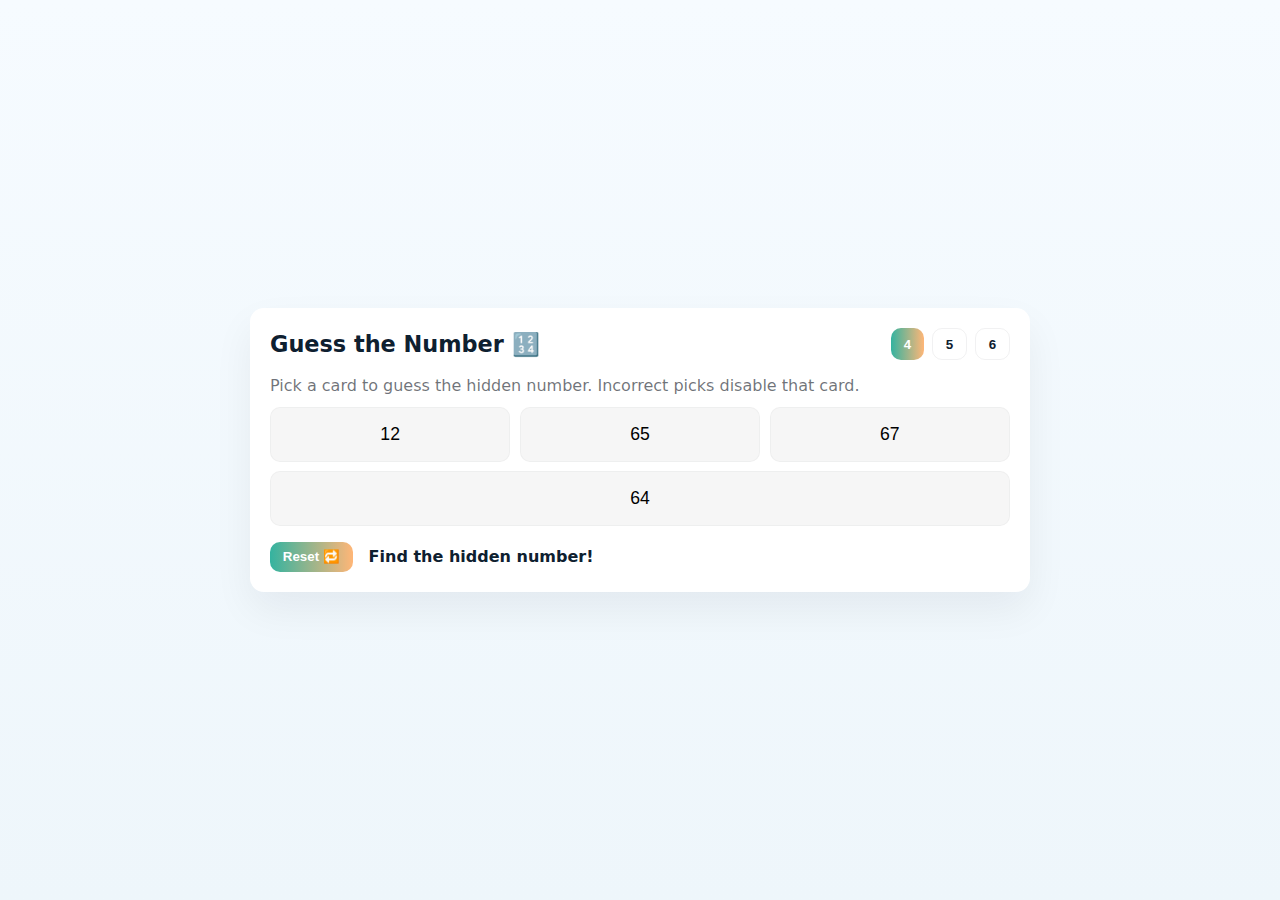
<file: games/guess-no.html>
<!DOCTYPE html>
<html lang="en">

<head>
    <!DOCTYPE html>
    <html lang="en">

    <head>
        <meta charset="UTF-8">
        <meta name="viewport" content="width=device-width, initial-scale=1.0">
        <link rel="stylesheet" href="style-gn.css">
        <title>Guess the Number</title>
    </head>

    <body>
        <div class="wrap">
            <header>
                <h1>Guess the Number 🔢</h1>
                <div class="modes">
                    <button class="btn mode" data-mode="4">4</button>
                    <button class="btn mode" data-mode="5">5</button>
                    <button class="btn mode" data-mode="6">6</button>
                </div>
            </header>

            <main>
                <p class="hint">Pick a card to guess the hidden number. Incorrect picks disable that card.</p>
                <div class="panel" id="panel" aria-live="polite"></div>

                <div class="controls">
                    <button id="reset" class="btn">Reset 🔁</button>
                    <div id="status" class="status"></div>
                </div>
            </main>
        </div>

        <script>
            // Elements
            const panel = document.getElementById('panel');
            const status = document.getElementById('status');
            const resetBtn = document.getElementById('reset');
            const modeButtons = document.querySelectorAll('.mode');

            // Game state
            let mode = 4;
            let options = [];
            let hidden = null;
            let gameOver = false;


            function uniqueRandomArray(len){
                const set = new Set();
                while(set.size < len){
                    set.add(Math.floor(Math.random()*100) + 1);
                }
                return Array.from(set);
            }

            function render(){
                panel.innerHTML = '';
                options.forEach((n, i) => {
                    const span = document.createElement('button');
                    span.className = 'card';
                    span.type = 'button';
                    span.dataset.value = n;
                    span.textContent = n;
                    span.addEventListener('click', () => onPick(i, span));
                    panel.appendChild(span);
                });
            }

            function startNew(m = 4){
                mode = m;
                options = uniqueRandomArray(mode);
                // choose hidden value from options
                hidden = options[Math.floor(Math.random()*options.length)];
                gameOver = false;
                status.textContent = 'Find the hidden number!';
                render();
            }

            function onPick(index, el){
                if(gameOver) return;
                const val = Number(el.dataset.value);

                // immediately disable all cards to prevent further picks
                [...panel.children].forEach(btn => {
                    btn.disabled = true;
                    btn.classList.add('disabled');
                });

                // mark clicked
                if(val === hidden){
                    el.classList.remove('disabled');
                    el.classList.add('correct');
                    status.textContent = `Correct 🎉 — the hidden number was ${hidden}`;
                } else {
                    el.classList.remove('disabled');
                    el.classList.add('wrong');
                    status.textContent = `Wrong ✖️ — the hidden number was ${hidden}`;
                }

                // reveal and highlight the correct card
                [...panel.children].forEach(btn => {
                    const v = Number(btn.dataset.value);
                    if(v === hidden) btn.classList.add('correct');
                    else if(!btn.classList.contains('correct')) btn.classList.add('muted');
                });

                gameOver = true;
            }

            function revealAll(){
                [...panel.children].forEach(btn => {
                    const v = Number(btn.dataset.value);
                    btn.disabled = true;
                    if(v === hidden) btn.classList.add('correct');
                    else btn.classList.add('muted');
                });
            }

            // hook mode buttons
            modeButtons.forEach(b => b.addEventListener('click', () => {
                const m = Number(b.dataset.mode);
                startNew(m);
                // mark active
                modeButtons.forEach(x => x.classList.toggle('active', x === b));
            }));

            resetBtn.addEventListener('click', () => startNew(mode));

            startNew(mode);

            modeButtons[0].classList.add('active');
        </script>
    </body>

    </html>
</file>
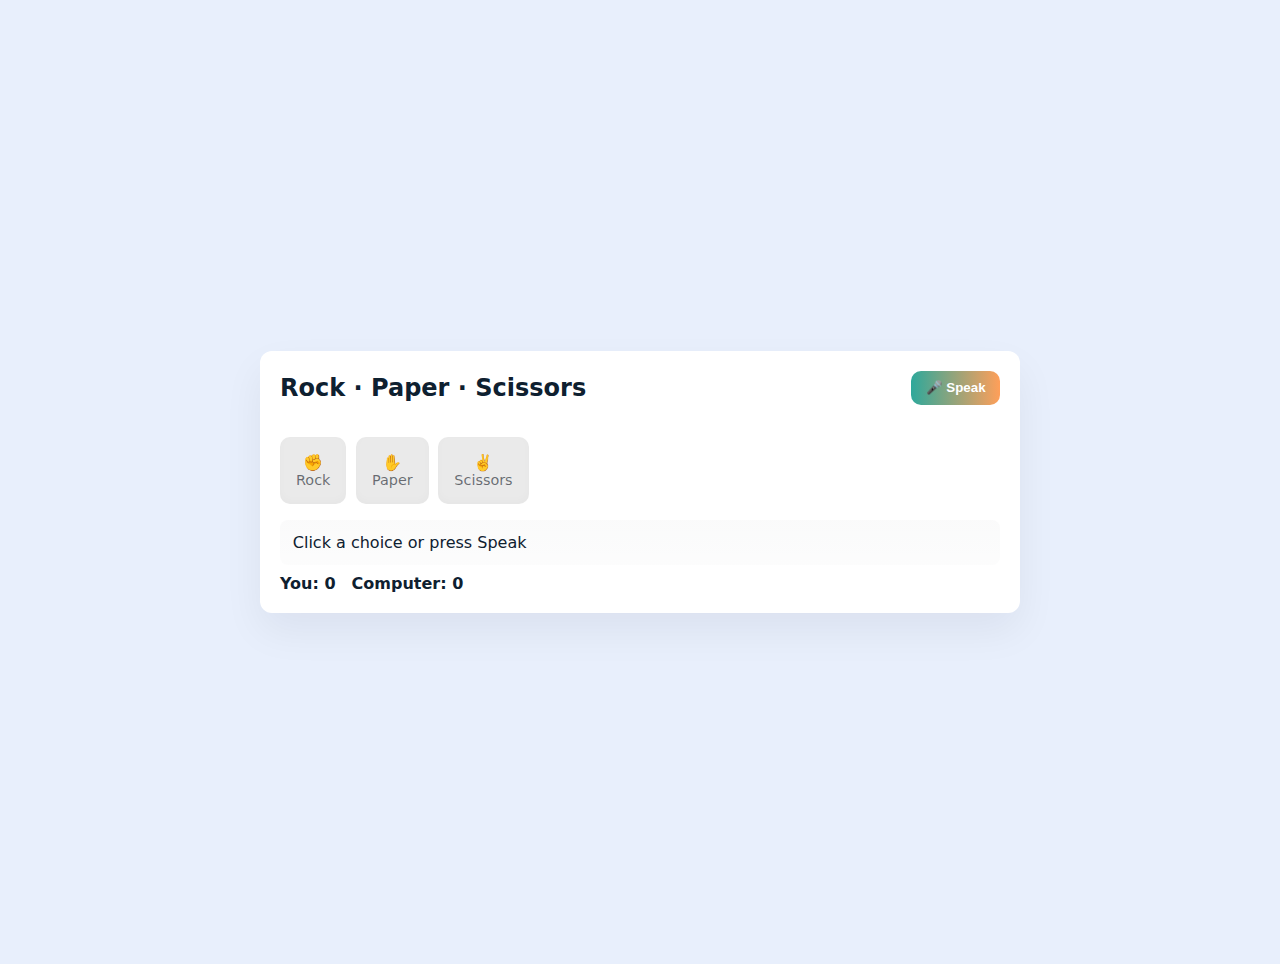
<file: games/rock-paper-scissor.html>
<!DOCTYPE html>
<html lang="en">
<head>
    <meta charset="utf-8" />
    <meta name="viewport" content="width=device-width,initial-scale=1" />
    <link rel="stylesheet" href="style-rps.css">
    <title>Rock Paper Scissors</title>
</head>
<body>
    <div class="wrap">
        <header>
            <h1>Rock · Paper · Scissors</h1>
            <div>
                <button id="voiceBtn">🎤  Speak</button>
            </div>
        </header>

        <div class="controls">
            <div class="choices" role="group" aria-label="Pick your move">
                <div class="choice" data-choice="rock">✊<div class="small">Rock</div></div>
                <div class="choice" data-choice="paper">✋<div class="small">Paper</div></div>
                <div class="choice" data-choice="scissors">✌️<div class="small">Scissors</div></div>
            </div>
        </div>

        <div class="status" >Click a choice or press Speak</div>
        <div class="score"><div>You: <span id="youScore">0</span></div><div>Computer: <span id="compScore">0</span></div></div>
    </div>

    <script>
        const voiceBtn = document.getElementById('voiceBtn');
        const statusEl = document.querySelector('.status');
        const youScoreEl = document.getElementById('youScore');
        const compScoreEl = document.getElementById('compScore');

        let you = 0, comp = 0;

        async function audio(){
            try{
                const res = await fetch('http://127.0.0.1:5000/listen');
                if(!res.ok) return 'error';
                const data = await res.json();
                // backend may return { choice: 'rock' } or plain string
                if(typeof data === 'string') return data.toLowerCase();
                if(data && data.choice) return String(data.choice).toLowerCase();
                return 'invalid';
            }catch(e){
                return 'error';
            }
        }

        function playgame(choice){
            const valid = ['rock','paper','scissors'];
            choice = (choice||'').toLowerCase();
            if(!valid.includes(choice)){
                statusEl.textContent = "Didn't catch that! Try Rock, Paper, or Scissors.";
                return;
            }

            const compChoice = valid[Math.floor(Math.random()*3)];
            const wins = { rock: 'scissors', paper: 'rock', scissors: 'paper' };
            let result;
            if(choice === compChoice) result = 'Draw';
            else if(wins[choice] === compChoice){ result='You win'; you++; }
            else { result='You lose'; comp++; }

            youScoreEl.textContent = you;
            compScoreEl.textContent = comp;

            const cap = s => s[0].toUpperCase() + s.slice(1);
            statusEl.textContent = `You: ${cap(choice)} — Computer: ${cap(compChoice)} — ${result}!`;
        }

        // clickable choices
        document.querySelectorAll('.choice').forEach(el => {
            el.addEventListener('click', () => playgame(el.dataset.choice));
        });

        // voice button: call backend then play
        voiceBtn.addEventListener('click', async () => {
            voiceBtn.disabled = true;
            statusEl.textContent = 'Listening...';
            const choice = await audio();
            voiceBtn.disabled = false;
            if(choice === 'error'){
                statusEl.textContent = 'Voice backend not reachable.';
                return;
            }
            if(choice === 'invalid'){
                statusEl.textContent = "Didn't catch that — try again.";
                return;
            }
            playgame(choice);
        });
    </script>
</body>
</html>
</file>
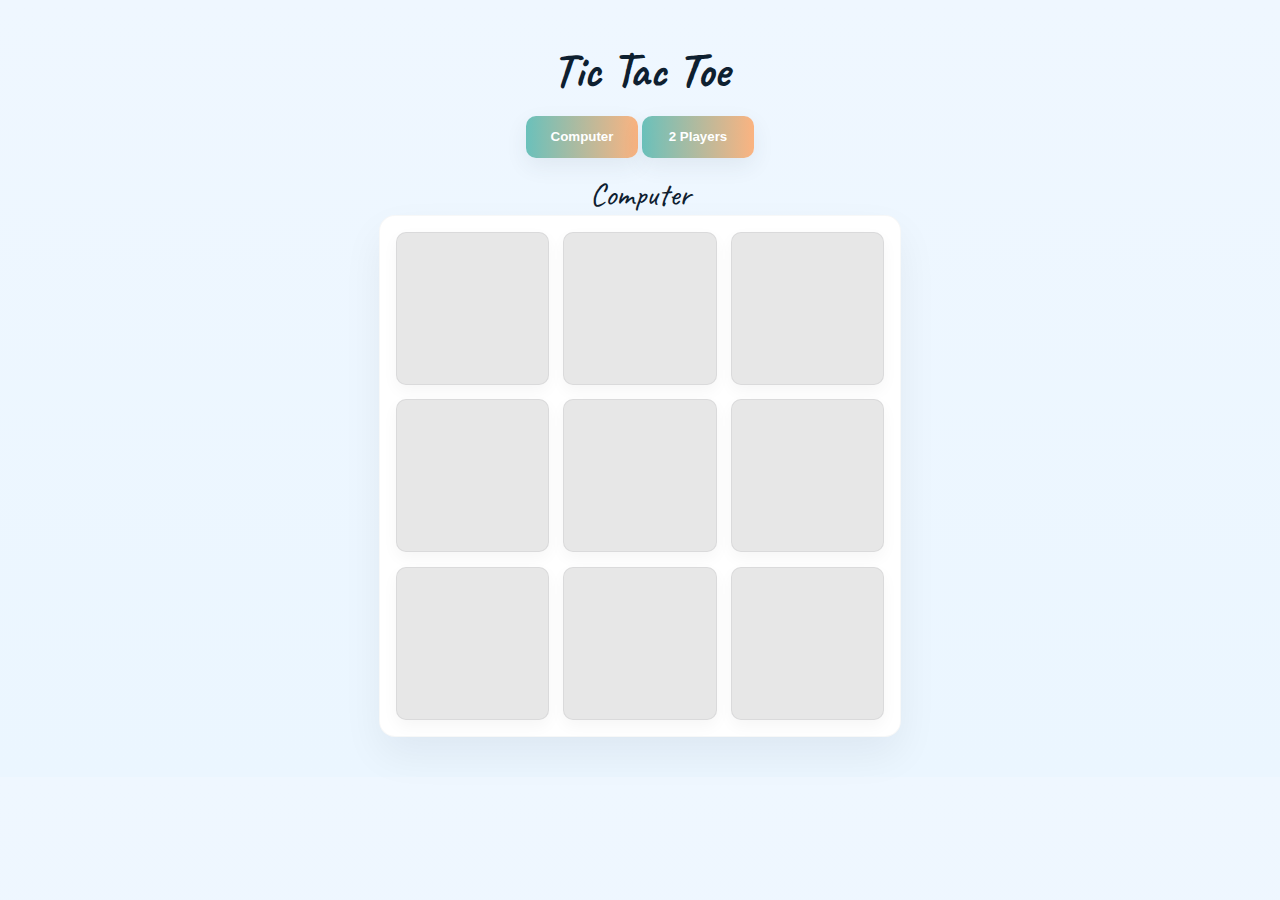
<file: games/tic-tac-toe.html>
<!DOCTYPE html>
<html lang="en">
<head>
  <meta charset="UTF-8">
  <meta name="viewport" content="width=device-width, initial-scale=1.0">
  <link rel="stylesheet" href="style-ttt.css">
  <title>Tic Tac Toe</title>
</head>
<body>
  <header>
    <h1>Tic Tac Toe</h1>
    <div>
      <button id="Computer">Computer</button>
      <button id="Opponent">2 Players</button>
    </div>
  </header>

  <main>
    <span id="show"></span>
    <div class="game">
      <div class="cell"></div>
      <div class="cell"></div>
      <div class="cell"></div>
      <div class="cell"></div>
      <div class="cell"></div>
      <div class="cell"></div>
      <div class="cell"></div>
      <div class="cell"></div>
      <div class="cell"></div>
    </div>
    <p id="status" class="status"></p>
  </main>
  
  <script>
    const cells = document.querySelectorAll(".cell");
    const status = document.getElementById("status");
    const computerBtn = document.getElementById("Computer");
    const opponentBtn = document.getElementById("Opponent");

    let gameOver = false;
    let vsComputer = true;
    let currentPlayer = "X";

    function show() {
        if(!vsComputer){
        document.getElementById('show').innerText = '2 Players'

    } else {
        document.getElementById('show').innerText = 'Computer'
    }
    }
    show()
    const winPatterns = [
      [0,1,2],[3,4,5],[6,7,8],
      [0,3,6],[1,4,7],[2,5,8],
      [0,4,8],[2,4,6]
    ];

    function checkWinner() {
      for (let pattern of winPatterns) {
        const [a,b,c] = pattern;
        if (cells[a].textContent &&
            cells[a].textContent === cells[b].textContent &&
            cells[a].textContent === cells[c].textContent) {
          status.textContent = `${cells[a].textContent} Wins 🎉`;
          gameOver = true;
          return true;
        }
      }
      if ([...cells].every(cell => cell.textContent !== "")) {
        status.textContent = "It's a Draw 😮";
        gameOver = true;
      }
      return false;
    }

    function computerMove() {
      if (gameOver) return;

      for (let pattern of winPatterns) {
        const [a,b,c] = pattern;
        let values = [cells[a].textContent, cells[b].textContent, cells[c].textContent];
        if (values.filter(v => v === "O").length === 2 && values.includes("")) {
          let move = [a,b,c][values.indexOf("")];
          cells[move].textContent = "O";
          cells[move].classList.add("taken");
          checkWinner();
          currentPlayer = "X";
          return;
        }
      }

      for (let pattern of winPatterns) {
        const [a,b,c] = pattern;
        let values = [cells[a].textContent, cells[b].textContent, cells[c].textContent];
        if (values.filter(v => v === "X").length === 2 && values.includes("")) {
          let move = [a,b,c][values.indexOf("")];
          cells[move].textContent = "O";
          cells[move].classList.add("taken");
          checkWinner();
          currentPlayer = "X";
          return;
        }
      }

      let emptyCells = [...cells].filter(c => c.textContent === "");
      if (emptyCells.length > 0) {
        let choice = emptyCells[Math.floor(Math.random() * emptyCells.length)];
        choice.textContent = "O";
        choice.classList.add("taken");
      }
      checkWinner();
      currentPlayer = "X";
    }


    function handleClick(e) {
      if (gameOver) return;
      const cell = e.target;
      if (cell.textContent !== "") return;

      cell.textContent = currentPlayer;
      cell.classList.add("taken");
      if (checkWinner()) return;

      if (vsComputer && currentPlayer === "X") {
        currentPlayer = "O";
        setTimeout(computerMove, 500);
      } else {
        currentPlayer = currentPlayer === "X" ? "O" : "X";
      }
    }

    function resetGame() {
      cells.forEach(c => { c.textContent = ""; c.classList.remove("taken"); });
      gameOver = false;
      currentPlayer = "X";
      status.textContent = "";
    }

    cells.forEach(cell => cell.addEventListener("click", handleClick));
    computerBtn.addEventListener("click", () => { 
        vsComputer = true; 
        resetGame(); 
        show()
    });
    opponentBtn.addEventListener("click", () => { 
        vsComputer = false; 
        resetGame(); 
        show()
    });

    

  </script>
</body>
</html>
</file>
<file: games/style-gn.css>
:root {
  --bg: #f6fbff;
  --panel: #ffffff;
  --muted: #0e2030;
  --accent: #34b3a0;
  --accent-2: #ffb677;
  --glass: rgba(14, 20, 30, 0.04);
}

* {
  box-sizing: border-box;
  margin: 0;
  padding: 0;
}

body {
  font-family: system-ui, -apple-system, "Segoe UI", Roboto, "Caveat", cursive;
  background: linear-gradient(180deg, var(--bg), #eef6fb);
  color: var(--muted);
  display: flex;
  align-items: center;
  justify-content: center;
  min-height: 100vh;
  padding: 2rem;
}

.wrap {
  width: min(780px, 94vw);
  background: var(--panel);
  border-radius: 14px;
  padding: 1.25rem;
  box-shadow: 0 18px 40px rgba(14, 20, 30, 0.06);
}

header {
  display: flex;
  align-items: center;
  justify-content: space-between;
  gap: 1rem;
}

h1 {
  font-size: 1.4rem;
}

.modes {
  display: flex;
  gap: 0.5rem;
}

.btn {
  background: linear-gradient(90deg, var(--accent), var(--accent-2));
  color: white;
  border: 0;
  padding: 0.45rem 0.8rem;
  border-radius: 10px;
  cursor: pointer;
  font-weight: 700;
}

.btn.mode {
  background: transparent;
  color: var(--muted);
  border: 1px solid rgba(14, 20, 30, 0.06);
}

.btn.mode.active {
  background: linear-gradient(90deg, var(--accent), var(--accent-2));
  color: white;
  border: none;
}

main {
  margin-top: 1rem;
}

.hint {
  color: rgba(14, 20, 30, 0.6);
  margin-bottom: 0.75rem;
}

.panel {
  display: flex;
  gap: 0.6rem;
  flex-wrap: wrap;
}

.card {
  flex: 1 1 calc(33% - 0.6rem);
  min-width: 110px;
  padding: 1rem;
  border-radius: 10px;
  background: var(--glass);
  text-align: center;
  font-size: 1.1rem;
  cursor: pointer;
  border: 1px solid rgba(14, 20, 30, 0.03);
}

.card:hover {
  transform: translateY(-6px);
  transition: transform 0.12s;
}

.card.disabled {
  opacity: 0.45;
  cursor: not-allowed;
}
.card.correct {
  background: linear-gradient(
    90deg,
    rgba(52, 179, 160, 0.12),
    rgba(255, 182, 119, 0.06)
  );
  box-shadow: 0 8px 20px rgba(46, 60, 80, 0.06);
}
.card.wrong {
  background: linear-gradient(
    180deg,
    rgba(200, 80, 80, 0.06),
    rgba(255, 255, 255, 0.01)
  );
}
.card.muted {
  opacity: 0.5;
}

.controls {
  display: flex;
  align-items: center;
  gap: 1rem;
  margin-top: 1rem;
}

.status {
  color: var(--muted);
  font-weight: 700;
}

@media (max-width: 520px) {
  .card {
    flex: 1 1 calc(50% - 0.6rem);
  }
}
</file>
<file: games/style-rps.css>
:root {
  --bg: #e8effc;
  --panel: #ffffff;
  --muted: #0e2030;
  --accent-a: #2ea89b;
  --accent-b: #ff9f59;
  --glass: rgba(214, 214, 214, 0.507);
}
html,
body {
  height: 100%;
}
body {
  margin: 0;
  font-family: system-ui, -apple-system, "Segoe UI", Roboto, "Caveat", cursive;
  background: linear-gradient(180deg, var(--bg), #e8effc);
  color: var(--muted);
  display: flex;
  align-items: center;
  justify-content: center;
  padding: 2rem;
}
.wrap {
  width: min(720px, 96vw);
  background: var(--panel);
  border-radius: 12px;
  box-shadow: 0 18px 40px rgba(14, 20, 30, 0.06);
  padding: 1.25rem;
}
header {
  display: flex;
  align-items: center;
  justify-content: space-between;
  gap: 1rem;
}
h1 {
  margin: 0;
  font-size: 1.5rem;
}
.controls {
  margin-top: 1rem;
  display: flex;
  gap: 0.6rem;
  align-items: center;
}
button {
  cursor: pointer;
  border: 0;
  padding: 0.6rem 0.9rem;
  border-radius: 10px;
  background: linear-gradient(90deg, var(--accent-a), var(--accent-b));
  color: white;
  font-weight: 700;
}
.choices {
  display: flex;
  gap: 0.6rem;
  margin-top: 1rem;
}
.choice {
  flex: 1;
  background: var(--glass);
  border-radius: 10px;
  padding: 1rem;
  text-align: center;
  cursor: pointer;
  user-select: none;
  box-shadow: inset 0 -3px 8px rgba(14, 20, 30, 0.02);
}
.choice:hover {
  transform: translateY(-4px);
  transition: transform 0.12s;
}
.status {
  margin-top: 1rem;
  padding: 0.8rem;
  border-radius: 8px;
  background: linear-gradient(
    180deg,
    rgba(14, 20, 30, 0.02),
    rgba(14, 20, 30, 0.01)
  );
}
.score {
  margin-top: 0.6rem;
  display: flex;
  gap: 1rem;
  font-weight: 700;
}
.small {
  font-size: 0.9rem;
  color: rgba(14, 20, 30, 0.6);
}
</file>
<file: games/style-ttt.css>
@import url('https://fonts.googleapis.com/css2?family=Caveat:wght@400..700&display=swap');

:root{
    --bg-1: #eff7ff; /* very light bluish */
    --bg-2: #ebf6ff; /* soft off-white */
    --accent-a: #2ea89caf; /* soft teal */
    --accent-b: #ff9e59c2; /* warm peach */
    --card-bg: #ffffff;
    --cell-bg: #e7e7e7; /* slight tint to separate cells */
    --cell-border: rgba(14,20,30,0.06);
    --panel: rgba(231, 231, 231, 0.95);
    --glass: rgb(190, 190, 190);
    --muted: #0e2030; /* dark slate for text */
}

*{
    padding: 0;
    margin: 0;
    box-sizing: border-box;
}

body{
    font-family: "Caveat", cursive;
    display: flex;
    flex-direction: column;
    justify-content: space-evenly;
    align-items: center;
    gap: 1rem;
    text-align: center;
    padding: 2.5rem;
    background: 
    /* radial-gradient(60% 40% at 12% 10%, rgba(46,168,155,0.02), transparent 8%), */
                /* radial-gradient(50% 20% at 92% 92%, rgba(255,159,89,0.015), transparent 8%), */
                linear-gradient(180deg,var(--bg-1), var(--bg-2));
    color: var(--muted);
}


#show{
    font-size: 2rem;
}

h1{
    font-size: 3rem;
    color: var(--muted);
    margin-bottom: 1rem;
}

button{
    height: 2.6rem;
    min-width: 7rem;
    padding: 0 1rem;
    border: none;
    border-radius: 10px;
    background: linear-gradient(90deg,var(--accent-a), var(--accent-b));
    color: #fff;
    font-weight: 700;
    cursor: pointer;
    box-shadow: 0 8px 22px rgba(46,60,80,0.08);
    transition: transform 0.12s ease, box-shadow 0.12s ease, opacity 0.12s;
}

button:active{ transform: translateY(1px) scale(0.955); }

.controls{ display: flex; gap: 0.5rem; align-items: center; justify-content:center; margin-bottom:1rem; }

.game{
    width: 58vmin;
    aspect-ratio: 1 / 1;
    background: var(--card-bg);
    display: grid;
    grid-template-columns: repeat(3, 1fr);
    grid-template-rows: repeat(3, 1fr);
    gap: 0.9rem;
    padding: 1rem;
    border-radius: 16px;
    box-shadow: 0 18px 40px rgba(14,20,30,0.06);
    align-items: stretch;
    justify-items: stretch;
    border: 1px solid rgba(14,20,30,0.03);
}

.cell{
    background: var(--cell-bg);
    border-radius: 10px;
    display: flex;
    align-items: center;
    justify-content: center;
    font-size: clamp(2.6rem, 6vmin, 6rem);
    color: var(--muted);
    cursor: pointer;
    user-select: none;
    transition: transform 0.12s ease, box-shadow 0.12s ease, background 0.12s ease;
    box-shadow: 0 6px 16px rgba(14,20,30,0.04);
    border: 1px solid var(--cell-border);
}

.cell:hover{
    transform: translateY(-3px);
    box-shadow: 0 12px 30px rgba(14,20,30,0.08);
    background: #f3f3f3;
    border-color: rgba(46,168,155,0.12);
}

.cell:active{
    transform: translateY(0);
    box-shadow: inset 0 -2px 8px rgba(2,6,23,0.45);
}

.cell.x{ color: var(--accent-a); text-shadow: 0 4px 18px rgba(126,249,199,0.12); }
.cell.o{ color: var(--accent-b); text-shadow: 0 4px 18px rgba(255,182,119,0.12); }

.status{
    font-size: 2rem;
    /* margin-top: 1rem; */
    color: var(--muted);
    font-weight: 700;
}

/* responsive tweaks */
@media (max-width: 520px){
    .game{ gap: 0.6rem; padding: 0.6rem; }
    .cell{ border-radius: 10px; }
    h1{ font-size: 2rem; }
}

/* helper: subtle divider line */
.divider{ height:1px; width:100%; background: linear-gradient(90deg, transparent, rgba(255,255,255,0.03), transparent); margin: 1rem 0; }
</file>
